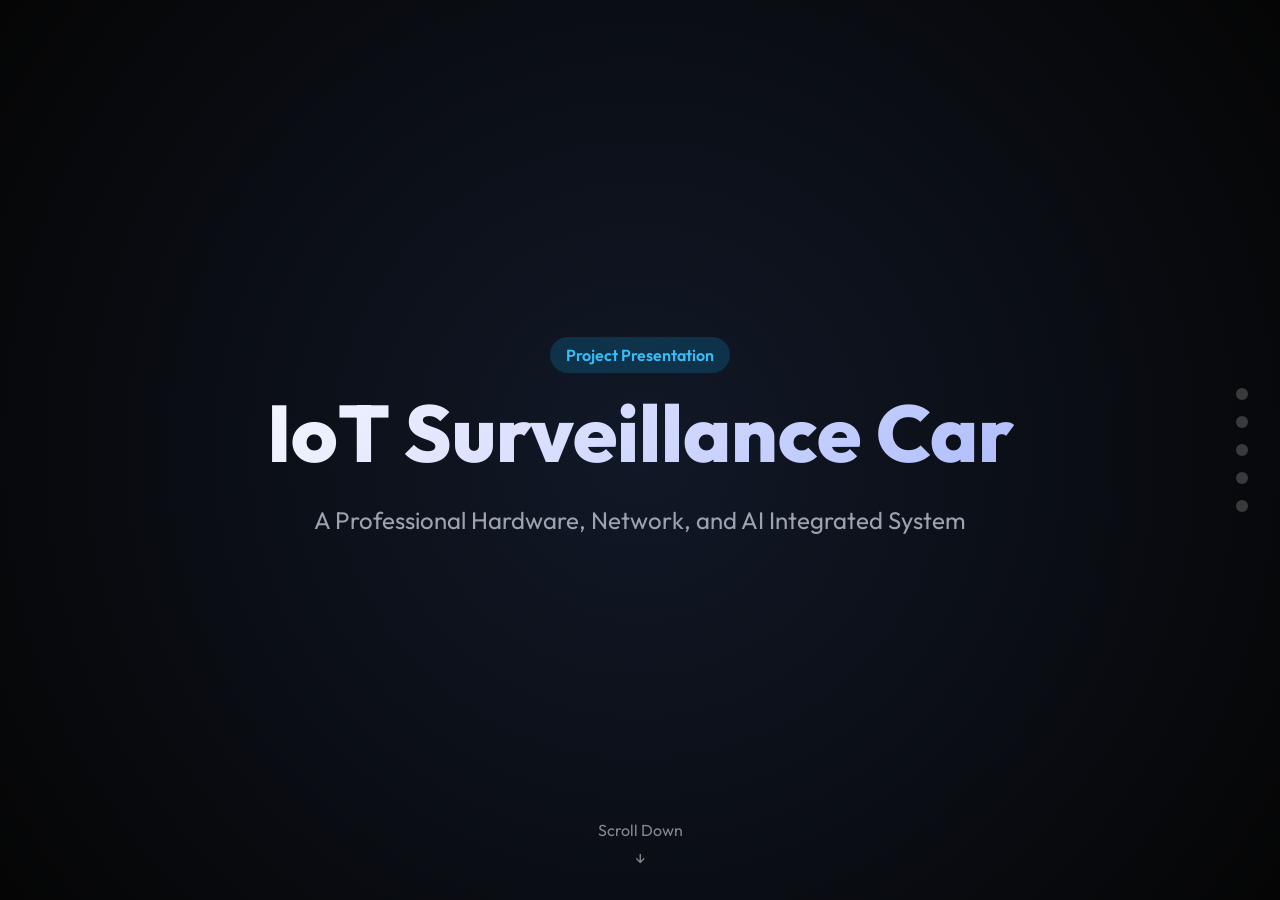
<file: presentation.html>
<!DOCTYPE html>
<html lang="en">
<head>
    <meta charset="UTF-8">
    <meta name="viewport" content="width=device-width, initial-scale=1.0">
    <title>Surveillance Car - Presentation</title>
    <style>
        @import url('https://fonts.googleapis.com/css2?family=Outfit:wght@300;400;600;800&family=Roboto+Mono&display=swap');

        :root {
            --bg-color: #050505;
            --text-main: #f3f4f6;
            --accent: #0ea5e9;
            --accent-glow: rgba(14, 165, 233, 0.4);
            --secondary: #8b5cf6;
        }

        * {
            margin: 0;
            padding: 0;
            box-sizing: border-box;
        }

        body {
            font-family: 'Outfit', sans-serif;
            background-color: var(--bg-color);
            color: var(--text-main);
            overflow: hidden; /* Slide behavior */
        }

        /* Slide Container */
        .slider-container {
            width: 100vw;
            height: 100vh;
            overflow-y: scroll;
            scroll-snap-type: y mandatory;
            scroll-behavior: smooth;
        }

        /* Individual Slide */
        .slide {
            width: 100vw;
            height: 100vh;
            scroll-snap-align: start;
            display: flex;
            flex-direction: column;
            justify-content: center;
            align-items: center;
            padding: 4rem;
            position: relative;
        }

        .slide-content {
            max-width: 1000px;
            width: 100%;
            z-index: 2;
        }

        /* Slide Backgrounds */
        .bg-gradient-1 { background: radial-gradient(circle at center, #111827 0%, #050505 100%); }
        .bg-gradient-2 { background: radial-gradient(circle at top right, rgba(14, 165, 233, 0.15) 0%, #050505 70%); }
        .bg-gradient-3 { background: radial-gradient(circle at bottom left, rgba(139, 92, 246, 0.15) 0%, #050505 70%); }

        /* Typography */
        h1 {
            font-size: 5rem;
            font-weight: 800;
            line-height: 1.1;
            margin-bottom: 1.5rem;
            background: linear-gradient(135deg, #fff 0%, #a5b4fc 100%);
            -webkit-background-clip: text;
            -webkit-text-fill-color: transparent;
        }

        h2 {
            font-size: 3.5rem;
            font-weight: 600;
            margin-bottom: 2rem;
            color: #fff;
        }

        h3 {
            font-size: 2rem;
            font-weight: 400;
            margin-bottom: 1rem;
            color: var(--accent);
        }

        p {
            font-size: 1.5rem;
            line-height: 1.6;
            color: #9ca3af;
            margin-bottom: 1.5rem;
        }

        .highlight {
            color: var(--accent);
            font-weight: 600;
        }

        /* Grid Layouts */
        .grid-2 {
            display: grid;
            grid-template-columns: 1fr 1fr;
            gap: 4rem;
            align-items: center;
        }

        /* Feature Cards */
        .feature-grid {
            display: grid;
            grid-template-columns: repeat(3, 1fr);
            gap: 2rem;
            margin-top: 3rem;
        }

        .card {
            background: rgba(255, 255, 255, 0.03);
            border: 1px solid rgba(255, 255, 255, 0.1);
            padding: 2rem;
            border-radius: 1rem;
            backdrop-filter: blur(10px);
            transition: transform 0.3s ease;
        }

        .card:hover {
            transform: translateY(-10px);
            border-color: var(--accent);
            box-shadow: 0 10px 30px var(--accent-glow);
        }

        .card h4 {
            font-size: 1.5rem;
            color: #fff;
            margin-bottom: 1rem;
        }

        .card p {
            font-size: 1.1rem;
            margin-bottom: 0;
        }

        /* Code Block */
        .code-block {
            background: #111827;
            padding: 1.5rem;
            border-radius: 0.5rem;
            font-family: 'Roboto Mono', monospace;
            font-size: 1.1rem;
            color: #a78bfa;
            border: 1px solid rgba(255,255,255,0.1);
        }

        /* Navigation Hint */
        .scroll-hint {
            position: absolute;
            bottom: 2rem;
            left: 50%;
            transform: translateX(-50%);
            animation: bounce 2s infinite;
            color: rgba(255,255,255,0.5);
            font-size: 1rem;
            display: flex;
            flex-direction: column;
            align-items: center;
            gap: 0.5rem;
        }

        @keyframes bounce {
            0%, 20%, 50%, 80%, 100% { transform: translateY(0) translateX(-50%); }
            40% { transform: translateY(-10px) translateX(-50%); }
            60% { transform: translateY(-5px) translateX(-50%); }
        }

        /* Progress Dots */
        .progress-dots {
            position: fixed;
            right: 2rem;
            top: 50%;
            transform: translateY(-50%);
            display: flex;
            flex-direction: column;
            gap: 1rem;
            z-index: 10;
        }

        .dot {
            width: 12px;
            height: 12px;
            border-radius: 50%;
            background: rgba(255,255,255,0.2);
            transition: all 0.3s ease;
        }

        /* Active dot class (would normally be toggled by JS, but keeping it simple here) */
        .slider-container { scroll-behavior: smooth; }
        
        /* Badges */
        .badge {
            display: inline-block;
            padding: 0.5rem 1rem;
            border-radius: 2rem;
            font-size: 1rem;
            font-weight: 600;
            background: rgba(14, 165, 233, 0.2);
            color: #38bdf8;
            margin-bottom: 1rem;
        }

    </style>
</head>
<body>

    <div class="progress-dots">
        <a href="#slide1" class="dot"></a>
        <a href="#slide2" class="dot"></a>
        <a href="#slide3" class="dot"></a>
        <a href="#slide4" class="dot"></a>
        <a href="#slide5" class="dot"></a>
    </div>

    <div class="slider-container">
        
        <!-- Slide 1: Title -->
        <section id="slide1" class="slide bg-gradient-1">
            <div class="slide-content" style="text-align: center;">
                <span class="badge">Project Presentation</span>
                <h1>IoT Surveillance Car</h1>
                <p>A Professional Hardware, Network, and AI Integrated System</p>
            </div>
            <div class="scroll-hint">
                <span>Scroll Down</span>
                <span>↓</span>
            </div>
        </section>

        <!-- Slide 2: Overview -->
        <section id="slide2" class="slide bg-gradient-2">
            <div class="slide-content">
                <h2>Project Overview</h2>
                <div class="grid-2">
                    <div>
                        <p>The IoT Surveillance Car is a highly modular, secure, and responsive robotics platform powered by a <span class="highlight">Raspberry Pi</span>.</p>
                        <p>It acts as a physical security node capable of remote piloting, live audio/video streaming, and autonomous safety responses.</p>
                    </div>
                    <div>
                        <div class="code-block">
                            // Current Status<br>
                            Phase_1: {<br>
                            &nbsp;&nbsp;Hardware: "Complete",<br>
                            &nbsp;&nbsp;Network: "Complete",<br>
                            &nbsp;&nbsp;Dashboard: "Complete"<br>
                            }<br>
                            Phase_2: "In Progress"
                        </div>
                    </div>
                </div>
            </div>
        </section>

        <!-- Slide 3: Architecture -->
        <section id="slide3" class="slide bg-gradient-3">
            <div class="slide-content">
                <h2>System Architecture</h2>
                <p>Built on a decoupled, thread-safe architecture.</p>
                <div class="feature-grid">
                    <div class="card">
                        <h4>Hardware Abstraction</h4>
                        <p>36 independent modules managing GPIO, PWM, Motors (L298N), and Pan/Tilt Servos via a centralized Singleton Manager.</p>
                    </div>
                    <div class="card">
                        <h4>Dual Networking</h4>
                        <p>MQTT handles low-bandwidth telemetry and control, while WebSockets broadcast high-performance 30FPS JPEG frames.</p>
                    </div>
                    <div class="card">
                        <h4>Safety Layer</h4>
                        <p>Multi-trigger emergency stops, watchdog heartbeats, and continuous ultrasonic obstacle filtering.</p>
                    </div>
                </div>
            </div>
        </section>

        <!-- Slide 4: Web Dashboard -->
        <section id="slide4" class="slide bg-gradient-2">
            <div class="slide-content">
                <h2>The Web Dashboard</h2>
                <div class="grid-2">
                    <div>
                        <h3>Zero-Install Control</h3>
                        <p>A fully responsive HTML5 interface requiring no backend server. Simply open in any browser.</p>
                        <ul>
                            <li style="color:#9ca3af; font-size: 1.2rem; margin-bottom: 0.5rem;">Live 640x480 Video Feed</li>
                            <li style="color:#9ca3af; font-size: 1.2rem; margin-bottom: 0.5rem;">Keyboard & D-Pad telemetry</li>
                            <li style="color:#9ca3af; font-size: 1.2rem; margin-bottom: 0.5rem;">Dynamic LED Effects Control</li>
                            <li style="color:#9ca3af; font-size: 1.2rem; margin-bottom: 0.5rem;">Real-time Ultrasonic Gauges</li>
                        </ul>
                    </div>
                    <div class="card" style="border-color: var(--accent); box-shadow: 0 0 40px var(--accent-glow);">
                        <div style="width:100%; height:200px; background:rgba(0,0,0,0.5); border-radius:0.5rem; display:flex; align-items:center; justify-content:center; color:#fff;">
                            [ Dashboard Interface Concept ]
                        </div>
                    </div>
                </div>
            </div>
        </section>

        <!-- Slide 5: The Future (Phase 2) -->
        <section id="slide5" class="slide bg-gradient-1">
            <div class="slide-content" style="text-align: center;">
                <h2>Phase 2: AI Vision Integration</h2>
                <p style="max-width: 800px; margin: 0 auto 3rem auto;">
                    Transitioning from remote piloting to semi-autonomous tracking. Incorporating MediaPipe BlazeFace and dlib for real-time facial recognition and PID servo tracking across 3 CPU cores.
                </p>
                <div style="display:inline-block; padding: 1rem 3rem; background: var(--accent); color: #fff; font-size: 1.5rem; font-weight: 600; border-radius: 3rem; box-shadow: 0 10px 20px var(--accent-glow);">
                    Testing Phase Commencing
                </div>
            </div>
        </section>

    </div>

</body>
</html>
</file>
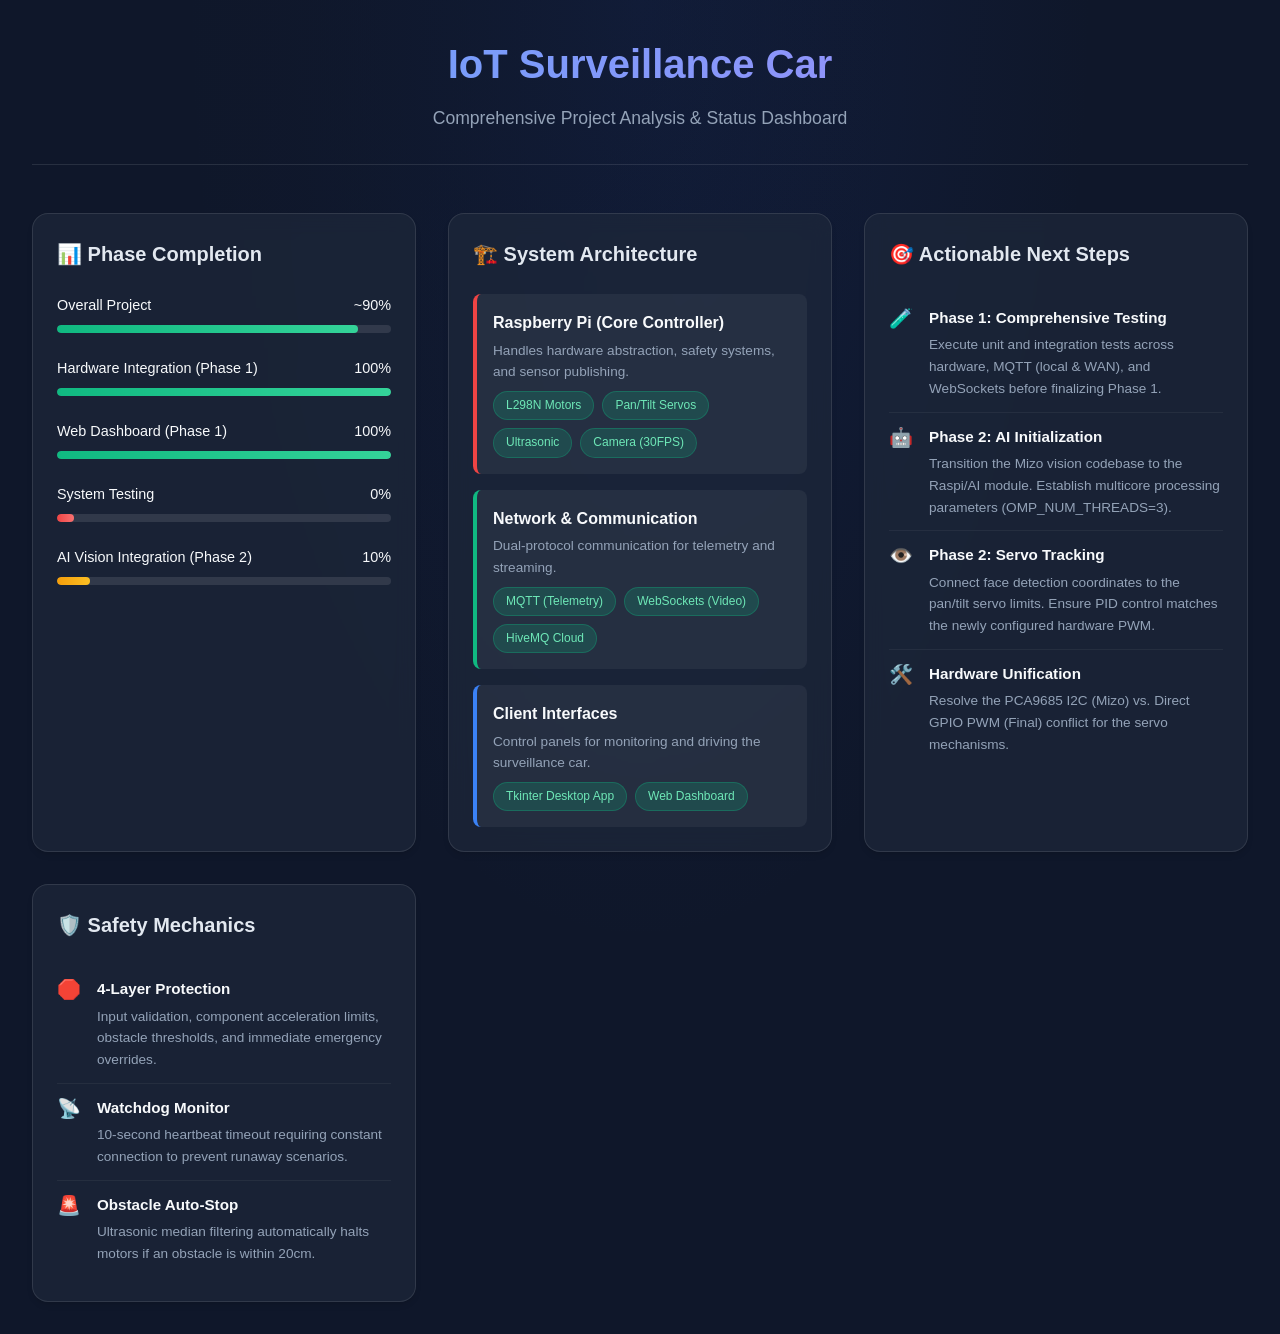
<file: project_analysis.html>
<!DOCTYPE html>
<html lang="en">
<head>
    <meta charset="UTF-8">
    <meta name="viewport" content="width=device-width, initial-scale=1.0">
    <title>Surveillance Car - Project Analysis</title>
    <style>
        :root {
            --bg-color: #0f172a;
            --panel-bg: rgba(30, 41, 59, 0.7);
            --text-main: #f8fafc;
            --text-muted: #94a3b8;
            --accent: #3b82f6;
            --accent-glow: rgba(59, 130, 246, 0.5);
            --success: #10b981;
            --warning: #f59e0b;
            --danger: #ef4444;
        }

        * {
            box-sizing: border-box;
            margin: 0;
            padding: 0;
            font-family: 'Inter', -apple-system, BlinkMacSystemFont, "Segoe UI", Roboto, sans-serif;
        }

        body {
            background-color: var(--bg-color);
            background-image: 
                radial-gradient(at 0% 0%, rgba(15, 23, 42, 1) 0, transparent 50%), 
                radial-gradient(at 50% 0%, rgba(30, 58, 138, 0.2) 0, transparent 50%), 
                radial-gradient(at 100% 0%, rgba(15, 23, 42, 1) 0, transparent 50%);
            color: var(--text-main);
            min-height: 100vh;
            padding: 2rem;
            line-height: 1.6;
        }

        header {
            text-align: center;
            margin-bottom: 3rem;
            padding-bottom: 2rem;
            border-bottom: 1px solid rgba(255,255,255,0.1);
        }

        h1 {
            font-size: 2.5rem;
            margin-bottom: 0.5rem;
            background: linear-gradient(to right, #60a5fa, #a78bfa);
            -webkit-background-clip: text;
            -webkit-text-fill-color: transparent;
        }

        .subtitle {
            color: var(--text-muted);
            font-size: 1.1rem;
        }

        .dashboard-grid {
            display: grid;
            grid-template-columns: repeat(auto-fit, minmax(350px, 1fr));
            gap: 2rem;
            max-width: 1400px;
            margin: 0 auto;
        }

        .panel {
            background: var(--panel-bg);
            backdrop-filter: blur(10px);
            border: 1px solid rgba(255,255,255,0.1);
            border-radius: 1rem;
            padding: 1.5rem;
            box-shadow: 0 4px 6px -1px rgba(0,0,0,0.1), 0 2px 4px -1px rgba(0,0,0,0.06);
            transition: transform 0.2s ease, box-shadow 0.2s ease;
        }

        .panel:hover {
            transform: translateY(-5px);
            box-shadow: 0 10px 15px -3px rgba(0,0,0,0.2), 0 0 15px var(--accent-glow);
        }

        .panel h2 {
            font-size: 1.25rem;
            margin-bottom: 1.5rem;
            display: flex;
            align-items: center;
            gap: 0.5rem;
            color: #e2e8f0;
        }

        /* Progress Bars */
        .progress-group {
            margin-bottom: 1.5rem;
        }

        .progress-header {
            display: flex;
            justify-content: space-between;
            margin-bottom: 0.5rem;
            font-size: 0.9rem;
            font-weight: 500;
        }

        .progress-bar-bg {
            background: rgba(255,255,255,0.1);
            height: 8px;
            border-radius: 4px;
            overflow: hidden;
        }

        .progress-bar-fill {
            height: 100%;
            border-radius: 4px;
            background: linear-gradient(90deg, var(--accent), #818cf8);
            transition: width 1s ease-out;
        }

        .fill-success { background: linear-gradient(90deg, var(--success), #34d399); }
        .fill-warning { background: linear-gradient(90deg, var(--warning), #fbbf24); }
        .fill-danger { background: linear-gradient(90deg, var(--danger), #f87171); }

        /* Architecture Map */
        .arch-map {
            display: flex;
            flex-direction: column;
            gap: 1rem;
        }

        .arch-node {
            background: rgba(255,255,255,0.05);
            padding: 1rem;
            border-radius: 0.5rem;
            border-left: 4px solid var(--accent);
        }

        .arch-node.pi { border-left-color: #ef4444; }
        .arch-node.laptop { border-left-color: #3b82f6; }
        .arch-node.cloud { border-left-color: #10b981; }

        .arch-node h3 {
            font-size: 1rem;
            margin-bottom: 0.25rem;
        }

        .arch-node p {
            font-size: 0.85rem;
            color: var(--text-muted);
        }

        /* Tags */
        .tags {
            display: flex;
            flex-wrap: wrap;
            gap: 0.5rem;
            margin-top: 0.5rem;
        }

        .tag {
            font-size: 0.75rem;
            padding: 0.25rem 0.75rem;
            border-radius: 999px;
            background: rgba(59, 130, 246, 0.2);
            color: #93c5fd;
            border: 1px solid rgba(59, 130, 246, 0.3);
        }

        .tag.done { background: rgba(16, 185, 129, 0.2); color: #6ee7b7; border-color: rgba(16, 185, 129, 0.3); }
        .tag.pending { background: rgba(245, 158, 11, 0.2); color: #fcd34d; border-color: rgba(245, 158, 11, 0.3); }

        /* Task List */
        .task-list {
            list-style: none;
        }

        .task-item {
            display: flex;
            align-items: flex-start;
            gap: 1rem;
            padding: 0.75rem 0;
            border-bottom: 1px solid rgba(255,255,255,0.05);
        }

        .task-item:last-child {
            border-bottom: none;
        }

        .task-icon {
            font-size: 1.2rem;
            margin-top: -2px;
        }

        .task-content h4 {
            font-size: 0.95rem;
            margin-bottom: 0.25rem;
        }

        .task-content p {
            font-size: 0.85rem;
            color: var(--text-muted);
        }

        /* Responsive */
        @media (max-width: 768px) {
            .dashboard-grid {
                grid-template-columns: 1fr;
            }
        }
    </style>
</head>
<body>

    <header>
        <h1>IoT Surveillance Car</h1>
        <div class="subtitle">Comprehensive Project Analysis & Status Dashboard</div>
    </header>

    <div class="dashboard-grid">
        
        <!-- Completion Status -->
        <div class="panel">
            <h2>📊 Phase Completion</h2>
            
            <div class="progress-group">
                <div class="progress-header">
                    <span>Overall Project</span>
                    <span>~90%</span>
                </div>
                <div class="progress-bar-bg">
                    <div class="progress-bar-fill fill-success" style="width: 90%;"></div>
                </div>
            </div>

            <div class="progress-group">
                <div class="progress-header">
                    <span>Hardware Integration (Phase 1)</span>
                    <span>100%</span>
                </div>
                <div class="progress-bar-bg">
                    <div class="progress-bar-fill fill-success" style="width: 100%;"></div>
                </div>
            </div>

            <div class="progress-group">
                <div class="progress-header">
                    <span>Web Dashboard (Phase 1)</span>
                    <span>100%</span>
                </div>
                <div class="progress-bar-bg">
                    <div class="progress-bar-fill fill-success" style="width: 100%;"></div>
                </div>
            </div>

            <div class="progress-group">
                <div class="progress-header">
                    <span>System Testing</span>
                    <span>0%</span>
                </div>
                <div class="progress-bar-bg">
                    <div class="progress-bar-fill fill-danger" style="width: 5%;"></div>
                </div>
            </div>

            <div class="progress-group">
                <div class="progress-header">
                    <span>AI Vision Integration (Phase 2)</span>
                    <span>10%</span>
                </div>
                <div class="progress-bar-bg">
                    <div class="progress-bar-fill fill-warning" style="width: 10%;"></div>
                </div>
            </div>
        </div>

        <!-- Architecture Overview -->
        <div class="panel">
            <h2>🏗️ System Architecture</h2>
            <div class="arch-map">
                <div class="arch-node pi">
                    <h3>Raspberry Pi (Core Controller)</h3>
                    <p>Handles hardware abstraction, safety systems, and sensor publishing.</p>
                    <div class="tags">
                        <span class="tag done">L298N Motors</span>
                        <span class="tag done">Pan/Tilt Servos</span>
                        <span class="tag done">Ultrasonic</span>
                        <span class="tag done">Camera (30FPS)</span>
                    </div>
                </div>
                
                <div class="arch-node cloud">
                    <h3>Network & Communication</h3>
                    <p>Dual-protocol communication for telemetry and streaming.</p>
                    <div class="tags">
                        <span class="tag done">MQTT (Telemetry)</span>
                        <span class="tag done">WebSockets (Video)</span>
                        <span class="tag done">HiveMQ Cloud</span>
                    </div>
                </div>

                <div class="arch-node laptop">
                    <h3>Client Interfaces</h3>
                    <p>Control panels for monitoring and driving the surveillance car.</p>
                    <div class="tags">
                        <span class="tag done">Tkinter Desktop App</span>
                        <span class="tag done">Web Dashboard</span>
                    </div>
                </div>
            </div>
        </div>

        <!-- Next Steps -->
        <div class="panel">
            <h2>🎯 Actionable Next Steps</h2>
            <ul class="task-list">
                <li class="task-item">
                    <div class="task-icon">🧪</div>
                    <div class="task-content">
                        <h4>Phase 1: Comprehensive Testing</h4>
                        <p>Execute unit and integration tests across hardware, MQTT (local & WAN), and WebSockets before finalizing Phase 1.</p>
                    </div>
                </li>
                <li class="task-item">
                    <div class="task-icon">🤖</div>
                    <div class="task-content">
                        <h4>Phase 2: AI Initialization</h4>
                        <p>Transition the Mizo vision codebase to the Raspi/AI module. Establish multicore processing parameters (OMP_NUM_THREADS=3).</p>
                    </div>
                </li>
                <li class="task-item">
                    <div class="task-icon">👁️</div>
                    <div class="task-content">
                        <h4>Phase 2: Servo Tracking</h4>
                        <p>Connect face detection coordinates to the pan/tilt servo limits. Ensure PID control matches the newly configured hardware PWM.</p>
                    </div>
                </li>
                <li class="task-item">
                    <div class="task-icon">🛠️</div>
                    <div class="task-content">
                        <h4>Hardware Unification</h4>
                        <p>Resolve the PCA9685 I2C (Mizo) vs. Direct GPIO PWM (Final) conflict for the servo mechanisms.</p>
                    </div>
                </li>
            </ul>
        </div>

        <!-- Safety Systems -->
        <div class="panel">
            <h2>🛡️ Safety Mechanics</h2>
            <ul class="task-list">
                <li class="task-item">
                    <div class="task-icon">🛑</div>
                    <div class="task-content">
                        <h4>4-Layer Protection</h4>
                        <p>Input validation, component acceleration limits, obstacle thresholds, and immediate emergency overrides.</p>
                    </div>
                </li>
                <li class="task-item">
                    <div class="task-icon">📡</div>
                    <div class="task-content">
                        <h4>Watchdog Monitor</h4>
                        <p>10-second heartbeat timeout requiring constant connection to prevent runaway scenarios.</p>
                    </div>
                </li>
                <li class="task-item">
                    <div class="task-icon">🚨</div>
                    <div class="task-content">
                        <h4>Obstacle Auto-Stop</h4>
                        <p>Ultrasonic median filtering automatically halts motors if an obstacle is within 20cm.</p>
                    </div>
                </li>
            </ul>
        </div>

    </div>

</body>
</html>
</file>
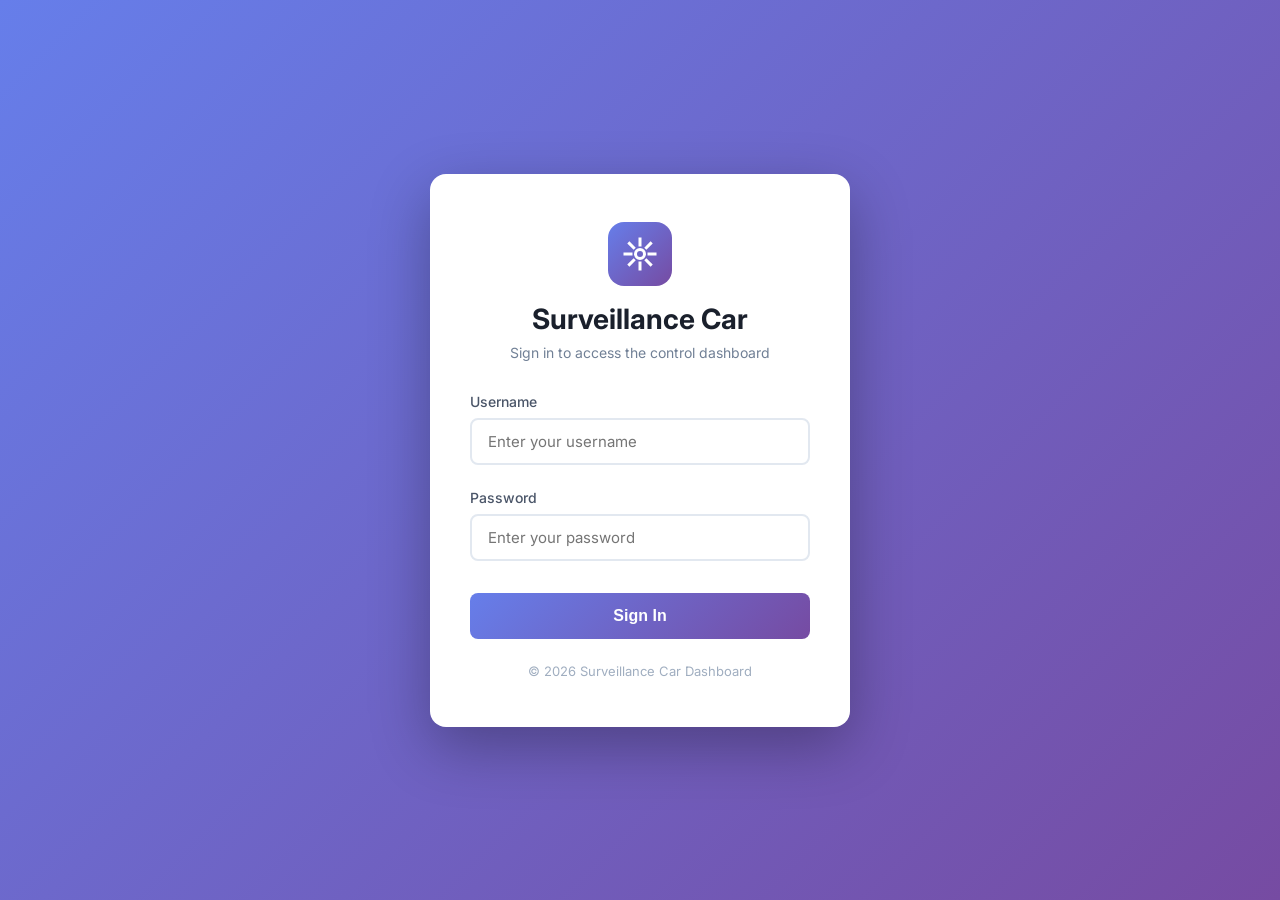
<file: Dashboard/index_backup.html>
<!DOCTYPE html>
<html lang="en">
<head>
  <meta charset="UTF-8" />
  <meta name="viewport" content="width=device-width, initial-scale=1.0" />
  <title>Surveillance Car — Control Dashboard</title>
  <script>
    // Authentication check
    if (sessionStorage.getItem('authenticated') !== 'true') {
      window.location.href = 'login.html';
    }
  </script>
  <link rel="preconnect" href="https://fonts.googleapis.com" />
  <link href="https://fonts.googleapis.com/css2?family=Inter:wght@300;400;500;600;700&family=JetBrains+Mono:wght@400;500&display=swap" rel="stylesheet" />
  <link rel="stylesheet" href="dashboard.css" />
</head>
<body>

  <!-- ── TOP BAR ─────────────────────────────────────────────────── -->
  <header class="topbar">
    <div class="topbar-brand">
      <svg class="brand-icon" viewBox="0 0 24 24" fill="none" stroke="currentColor" stroke-width="2">
        <circle cx="12" cy="12" r="3"/>
        <path d="M12 1v4M12 19v4M4.22 4.22l2.83 2.83M16.95 16.95l2.83 2.83M1 12h4M19 12h4M4.22 19.78l2.83-2.83M16.95 7.05l2.83-2.83"/>
      </svg>
      <span class="brand-name">SURVEILLANCE<span class="brand-accent"> CAR</span></span>
    </div>

    <div class="topbar-status">
      <div class="status-pill" id="connectionPill">
        <span class="status-dot" id="statusDot"></span>
        <span id="statusText">Disconnected</span>
      </div>
      <div class="fps-badge" id="fpsBadge">-- FPS</div>
      <div class="uptime-badge" id="uptimeBadge">Uptime: --</div>
    </div>

    <div class="topbar-connect">
      <input id="piIpInput" type="text" placeholder="192.168.1.xx" value="192.168.1.100" spellcheck="false" />
      <button id="connectBtn" class="btn btn-primary">Connect</button>
    </div>
  </header>

  <!-- ── MAIN LAYOUT ─────────────────────────────────────────────── -->
  <main class="layout">

    <!-- LEFT COLUMN: VIDEO + ALERTS -->
    <section class="col-left">

      <!-- Video Feed -->
      <div class="card video-card">
        <div class="card-header">
          <span class="card-title">
            <svg viewBox="0 0 24 24" fill="none" stroke="currentColor" stroke-width="2"><path d="M23 7l-7 5 7 5V7z"/><rect x="1" y="5" width="15" height="14" rx="2"/></svg>
            Live Feed
          </span>
          <span class="stream-quality" id="streamQuality">640 × 480</span>
        </div>
        <div class="video-wrapper">
          <canvas id="videoCanvas" width="640" height="480"></canvas>
          <div class="video-overlay" id="videoOverlay">
            <div class="offline-icon">
              <svg viewBox="0 0 24 24" fill="none" stroke="currentColor" stroke-width="1.5"><path d="M23 7l-7 5 7 5V7z"/><rect x="1" y="5" width="15" height="14" rx="2"/><line x1="3" y1="3" x2="21" y2="21"/></svg>
            </div>
            <p>Stream offline</p>
            <p class="overlay-sub">Connect to Raspberry Pi to start</p>
          </div>
        </div>
      </div>

      <!-- Emergency + Quick Status -->
      <div class="card emergency-card">
        <button id="emergencyBtn" class="emergency-btn">
          <svg viewBox="0 0 24 24" fill="none" stroke="currentColor" stroke-width="2.5"><path d="M10.29 3.86L1.82 18a2 2 0 001.71 3h16.94a2 2 0 001.71-3L13.71 3.86a2 2 0 00-3.42 0z"/><line x1="12" y1="9" x2="12" y2="13"/><line x1="12" y1="17" x2="12.01" y2="17"/></svg>
          EMERGENCY STOP
        </button>
        <button id="resetEmergencyBtn" class="btn btn-outline reset-btn">Reset Emergency</button>
      </div>

      <!-- Event Log -->
      <div class="card log-card">
        <div class="card-header">
          <span class="card-title">
            <svg viewBox="0 0 24 24" fill="none" stroke="currentColor" stroke-width="2"><path d="M14 2H6a2 2 0 00-2 2v16a2 2 0 002 2h12a2 2 0 002-2V8z"/><polyline points="14 2 14 8 20 8"/><line x1="16" y1="13" x2="8" y2="13"/><line x1="16" y1="17" x2="8" y2="17"/><polyline points="10 9 9 9 8 9"/></svg>
            Event Log
          </span>
          <button id="clearLogBtn" class="btn-ghost">Clear</button>
        </div>
        <div class="log-scroll" id="eventLog">
          <div class="log-entry log-info">System ready. Enter Pi IP and connect.</div>
        </div>
      </div>

    </section>

    <!-- RIGHT COLUMN: CONTROLS -->
    <section class="col-right">

      <!-- AI Mode Control -->
      <div class="card ai-card">
        <div class="card-header">
          <span class="card-title">
            <svg viewBox="0 0 24 24" fill="none" stroke="currentColor" stroke-width="2"><path d="M12 2L2 7l10 5 10-5-10-5z"/><path d="M2 17l10 5 10-5"/><path d="M2 12l10 5 10-5"/></svg>
            Control Mode
          </span>
          <span class="status-badge badge-ok" id="modeBadge">MANUAL</span>
        </div>

        <div class="mode-switch">
          <button class="mode-switch-btn active" id="modeManualBtn">
            <svg viewBox="0 0 24 24" fill="none" stroke="currentColor" stroke-width="2"><path d="M12 2v20M17 5H9.5a3.5 3.5 0 000 7h5a3.5 3.5 0 010 7H6"/></svg>
            Manual Control
          </button>
          <button class="mode-switch-btn" id="modeAIBtn">
            <svg viewBox="0 0 24 24" fill="none" stroke="currentColor" stroke-width="2"><circle cx="12" cy="12" r="3"/><path d="M12 1v6M12 17v6M4.22 4.22l4.24 4.24M15.54 15.54l4.24 4.24M1 12h6M17 12h6M4.22 19.78l4.24-4.24M15.54 8.46l4.24-4.24"/></svg>
            AI Follow
          </button>
        </div>

        <div class="ai-status-grid">
          <div class="ai-status-item">
            <span class="ai-status-label">Tracking</span>
            <span class="status-badge" id="aiTrackingBadge">None</span>
          </div>
          <div class="ai-status-item">
            <span class="ai-status-label">Confidence</span>
            <span class="status-badge" id="aiConfidenceBadge">--</span>
          </div>
          <div class="ai-status-item">
            <span class="ai-status-label">Action</span>
            <span class="status-badge" id="aiActionBadge">idle</span>
          </div>
          <div class="ai-status-item">
            <span class="ai-status-label">Detection</span>
            <div class="detection-indicators">
              <span class="detection-indicator" id="aiFaceIndicator" title="Face">👤</span>
              <span class="detection-indicator" id="aiBodyIndicator" title="Body">🚶</span>
            </div>
          </div>
        </div>
      </div>

      <!-- Movement Control -->
      <div class="card control-card">
        <div class="card-header">
          <span class="card-title">
            <svg viewBox="0 0 24 24" fill="none" stroke="currentColor" stroke-width="2"><circle cx="12" cy="12" r="10"/><polyline points="8 12 12 8 16 12"/><line x1="12" y1="16" x2="12" y2="8"/></svg>
            Movement
          </span>
          <div class="mode-tabs">
            <button class="mode-tab active" id="modeMotor" title="Arrow keys → Motor">Motor</button>
            <button class="mode-tab" id="modeServo" title="Arrow keys → Servo">Servo</button>
          </div>
        </div>

        <div class="dpad-area">
          <div class="dpad">
            <div class="dpad-row">
              <button class="dpad-btn dpad-up" id="btnUp" data-dir="up" title="W">
                <span style="font-size: 1.2rem; font-weight: bold;">W</span>
              </button>
            </div>
            <div class="dpad-row">
              <button class="dpad-btn dpad-left" id="btnLeft" data-dir="left" title="A">
                <span style="font-size: 1.2rem; font-weight: bold;">A</span>
              </button>
              <button class="dpad-btn dpad-center" id="btnStop" title="Stop / Center">
                <span style="font-size: 1.2rem; font-weight: bold;">■</span>
              </button>
              <button class="dpad-btn dpad-right" id="btnRight" data-dir="right" title="D">
                <span style="font-size: 1.2rem; font-weight: bold;">D</span>
              </button>
            </div>
            <div class="dpad-row">
              <button class="dpad-btn dpad-down" id="btnDown" data-dir="down" title="S">
                <span style="font-size: 1.2rem; font-weight: bold;">S</span>
              </button>
            </div>
          </div>

          <div class="mode-hint" id="modeHint">
            <kbd>W A S D</kbd> Motor &nbsp;|&nbsp; <kbd>↑ ↓ ← →</kbd> Servo
          </div>
        </div>
      </div>

      <!-- Servo Control -->
      <div class="card servo-card">
        <div class="card-header">
          <span class="card-title">
            <svg viewBox="0 0 24 24" fill="none" stroke="currentColor" stroke-width="2"><circle cx="12" cy="12" r="3"/><path d="M19.07 4.93a10 10 0 010 14.14M4.93 4.93a10 10 0 000 14.14"/></svg>
            Camera Servo
          </span>
          <button id="centerServoBtn" class="btn btn-outline btn-sm">Center</button>
        </div>

        <!-- Pan/Tilt visual -->
        <div class="servo-visual">
          <div class="crosshair-wrap">
            <div class="crosshair-bg">
              <div class="crosshair-dot" id="crosshairDot"></div>
              <div class="crosshair-h"></div>
              <div class="crosshair-v"></div>
            </div>
            <div class="servo-labels">
              <span id="panLabel">Pan: 0°</span>
              <span id="tiltLabel">Tilt: 0°</span>
            </div>
          </div>
        </div>

        <!-- Pan Slider -->
        <div class="slider-row">
          <label class="slider-label">Pan</label>
          <input type="range" id="panSlider" min="0" max="180" value="90" class="slider slider-servo" />
          <span class="slider-val" id="panVal">90°</span>
        </div>
        <!-- Tilt Slider -->
        <div class="slider-row">
          <label class="slider-label">Tilt</label>
          <input type="range" id="tiltSlider" min="0" max="180" value="90" class="slider slider-servo" />
          <span class="slider-val" id="tiltVal">90°</span>
        </div>
      </div>

      <!-- Sensor Panel -->
      <div class="card sensor-card">
        <div class="card-header">
          <span class="card-title">
            <svg viewBox="0 0 24 24" fill="none" stroke="currentColor" stroke-width="2"><path d="M22 12h-4l-3 9L9 3l-3 9H2"/></svg>
            Sensors
          </span>
          <span class="sensor-rate">10 Hz</span>
        </div>

        <div class="sensor-grid">
          <!-- Ultrasonic gauge -->
          <div class="sensor-item">
            <div class="gauge-wrap">
              <svg class="gauge-svg" viewBox="0 0 120 70">
                <path class="gauge-track" d="M10 65 A55 55 0 0 1 110 65" stroke-width="10" fill="none"/>
                <path class="gauge-fill" id="gaugeFill" d="M10 65 A55 55 0 0 1 110 65" stroke-width="10" fill="none"
                      stroke-dasharray="173" stroke-dashoffset="173"/>
              </svg>
              <div class="gauge-value-wrap">
                <span class="gauge-val" id="distanceVal">--</span>
                <span class="gauge-unit">cm</span>
              </div>
            </div>
            <div class="sensor-label">Ultrasonic Distance</div>
          </div>

          <!-- Status badges -->
          <div class="sensor-item status-badges">
            <div class="badge-row">
              <span class="badge-label">Motor</span>
              <span class="status-badge" id="motorBadge">--</span>
            </div>
            <div class="badge-row">
              <span class="badge-label">Servo Pan</span>
              <span class="status-badge" id="servoPanBadge">--</span>
            </div>
            <div class="badge-row">
              <span class="badge-label">Servo Tilt</span>
              <span class="status-badge" id="servoTiltBadge">--</span>
            </div>
            <div class="badge-row">
              <span class="badge-label">Emergency</span>
              <span class="status-badge badge-ok" id="emergencyBadge">OK</span>
            </div>
            <div class="badge-row">
              <span class="badge-label">Obstacle</span>
              <span class="status-badge badge-ok" id="obstacleBadge">Clear</span>
            </div>
          </div>
        </div>
      </div>

    </section>
  </main>

  <script src="https://cdnjs.cloudflare.com/ajax/libs/paho-mqtt/1.0.1/mqttws31.min.js" type="text/javascript"></script>
  <script src="dashboard.js"></script>
</body>
</html>
</file>
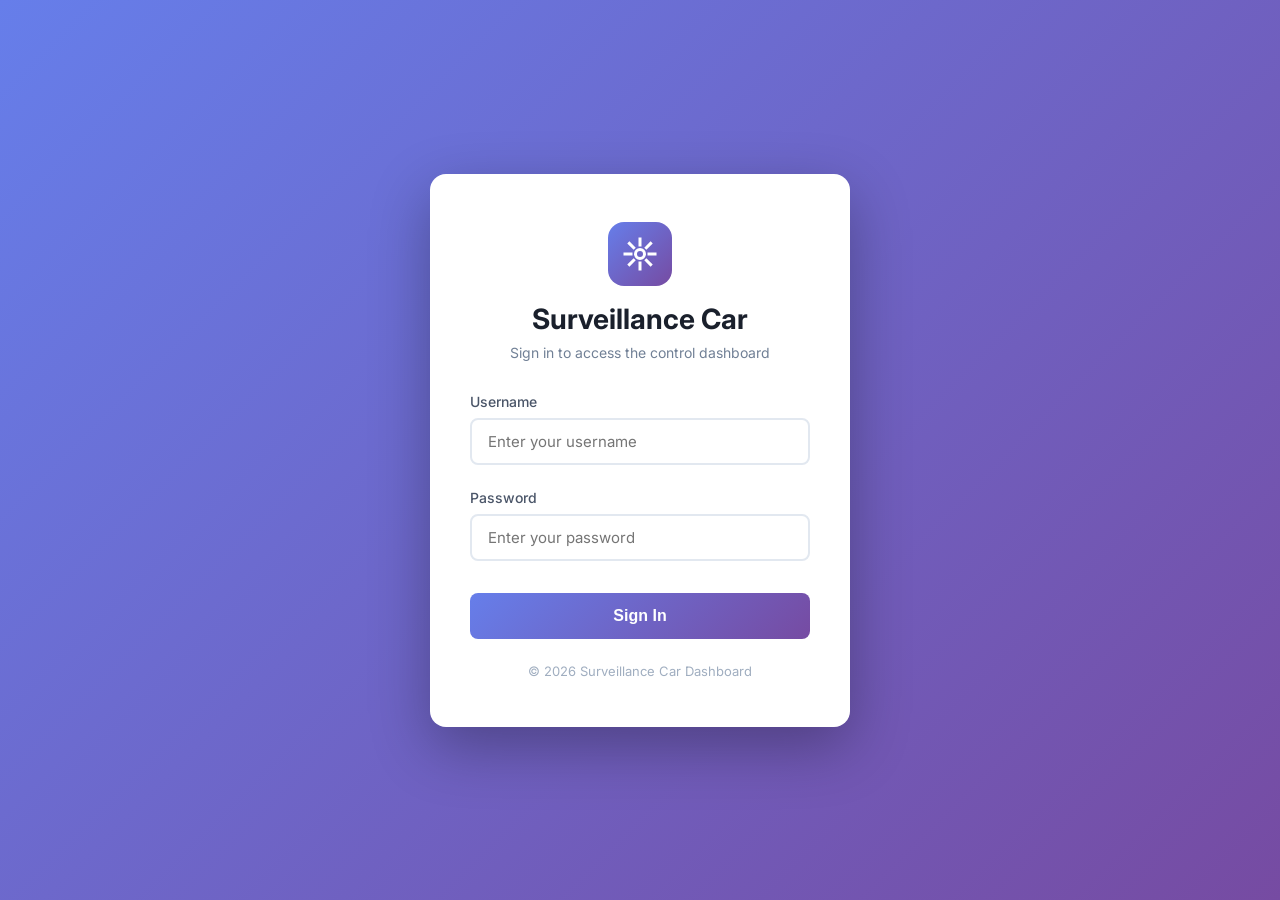
<file: Dashboard/login.html>
<!DOCTYPE html>
<html lang="en">
<head>
  <meta charset="UTF-8" />
  <meta name="viewport" content="width=device-width, initial-scale=1.0" />
  <title>Login — Surveillance Car</title>
  <link rel="preconnect" href="https://fonts.googleapis.com" />
  <link href="https://fonts.googleapis.com/css2?family=Inter:wght@300;400;500;600;700&display=swap" rel="stylesheet" />
  <style>
    * {
      margin: 0;
      padding: 0;
      box-sizing: border-box;
    }

    body {
      font-family: 'Inter', sans-serif;
      background: linear-gradient(135deg, #667eea 0%, #764ba2 100%);
      min-height: 100vh;
      display: flex;
      align-items: center;
      justify-content: center;
      padding: 20px;
    }

    .login-container {
      background: white;
      border-radius: 16px;
      box-shadow: 0 20px 60px rgba(0, 0, 0, 0.3);
      padding: 48px 40px;
      width: 100%;
      max-width: 420px;
      animation: slideUp 0.5s ease-out;
    }

    @keyframes slideUp {
      from {
        opacity: 0;
        transform: translateY(30px);
      }
      to {
        opacity: 1;
        transform: translateY(0);
      }
    }

    .login-header {
      text-align: center;
      margin-bottom: 32px;
    }

    .login-icon {
      width: 64px;
      height: 64px;
      margin: 0 auto 16px;
      background: linear-gradient(135deg, #667eea 0%, #764ba2 100%);
      border-radius: 16px;
      display: flex;
      align-items: center;
      justify-content: center;
    }

    .login-icon svg {
      width: 36px;
      height: 36px;
      stroke: white;
    }

    .login-title {
      font-size: 28px;
      font-weight: 700;
      color: #1a202c;
      margin-bottom: 8px;
    }

    .login-subtitle {
      font-size: 14px;
      color: #718096;
    }

    .form-group {
      margin-bottom: 24px;
    }

    .form-label {
      display: block;
      font-size: 14px;
      font-weight: 500;
      color: #4a5568;
      margin-bottom: 8px;
    }

    .form-input {
      width: 100%;
      padding: 12px 16px;
      font-size: 15px;
      border: 2px solid #e2e8f0;
      border-radius: 8px;
      transition: all 0.2s;
      font-family: 'Inter', sans-serif;
    }

    .form-input:focus {
      outline: none;
      border-color: #667eea;
      box-shadow: 0 0 0 3px rgba(102, 126, 234, 0.1);
    }

    .form-input.error {
      border-color: #f56565;
    }

    .error-message {
      color: #f56565;
      font-size: 13px;
      margin-top: 8px;
      display: none;
    }

    .error-message.show {
      display: block;
    }

    .login-btn {
      width: 100%;
      padding: 14px;
      font-size: 16px;
      font-weight: 600;
      color: white;
      background: linear-gradient(135deg, #667eea 0%, #764ba2 100%);
      border: none;
      border-radius: 8px;
      cursor: pointer;
      transition: transform 0.2s, box-shadow 0.2s;
      margin-top: 8px;
    }

    .login-btn:hover {
      transform: translateY(-2px);
      box-shadow: 0 8px 20px rgba(102, 126, 234, 0.4);
    }

    .login-btn:active {
      transform: translateY(0);
    }

    .login-btn:disabled {
      opacity: 0.6;
      cursor: not-allowed;
      transform: none;
    }

    .login-footer {
      text-align: center;
      margin-top: 24px;
      font-size: 13px;
      color: #a0aec0;
    }
  </style>
</head>
<body>
  <div class="login-container">
    <div class="login-header">
      <div class="login-icon">
        <svg viewBox="0 0 24 24" fill="none" stroke="currentColor" stroke-width="2">
          <circle cx="12" cy="12" r="3"/>
          <path d="M12 1v6M12 17v6M4.22 4.22l4.24 4.24M15.54 15.54l4.24 4.24M1 12h6M17 12h6M4.22 19.78l4.24-4.24M15.54 8.46l4.24-4.24"/>
        </svg>
      </div>
      <h1 class="login-title">Surveillance Car</h1>
      <p class="login-subtitle">Sign in to access the control dashboard</p>
    </div>

    <form id="loginForm">
      <div class="form-group">
        <label class="form-label" for="username">Username</label>
        <input 
          type="text" 
          id="username" 
          class="form-input" 
          placeholder="Enter your username"
          autocomplete="username"
          required
        />
      </div>

      <div class="form-group">
        <label class="form-label" for="password">Password</label>
        <input 
          type="password" 
          id="password" 
          class="form-input" 
          placeholder="Enter your password"
          autocomplete="current-password"
          required
        />
      </div>

      <div class="error-message" id="errorMessage">
        Invalid username or password
      </div>

      <button type="submit" class="login-btn" id="loginBtn">
        Sign In
      </button>
    </form>

    <div class="login-footer">
      © 2026 Surveillance Car Dashboard
    </div>
  </div>

  <script>
    const VALID_USERNAME = 'Nehrawy';
    const VALID_PASSWORD = 'P@ssw0rd';

    const form = document.getElementById('loginForm');
    const usernameInput = document.getElementById('username');
    const passwordInput = document.getElementById('password');
    const errorMessage = document.getElementById('errorMessage');
    const loginBtn = document.getElementById('loginBtn');

    // Check if already logged in
    if (sessionStorage.getItem('authenticated') === 'true') {
      window.location.href = 'index.html';
    }

    form.addEventListener('submit', (e) => {
      e.preventDefault();
      
      const username = usernameInput.value.trim();
      const password = passwordInput.value;

      // Clear previous errors
      errorMessage.classList.remove('show');
      usernameInput.classList.remove('error');
      passwordInput.classList.remove('error');

      // Validate credentials
      if (username === VALID_USERNAME && password === VALID_PASSWORD) {
        // Success
        loginBtn.textContent = 'Signing in...';
        loginBtn.disabled = true;
        
        sessionStorage.setItem('authenticated', 'true');
        sessionStorage.setItem('username', username);
        
        setTimeout(() => {
          window.location.href = 'index.html';
        }, 500);
      } else {
        // Error
        errorMessage.classList.add('show');
        usernameInput.classList.add('error');
        passwordInput.classList.add('error');
        passwordInput.value = '';
        passwordInput.focus();
      }
    });

    // Remove error styling on input
    [usernameInput, passwordInput].forEach(input => {
      input.addEventListener('input', () => {
        errorMessage.classList.remove('show');
        input.classList.remove('error');
      });
    });
  </script>
</body>
</html>
</file>
<file: Dashboard/dashboard.css>
/* ============================================================
   Surveillance Car Dashboard — CSS
   Dark glassmorphism theme
   ============================================================ */

/* ── Reset & Base ─────────────────────────────────────────── */
*, *::before, *::after { box-sizing: border-box; margin: 0; padding: 0; }

:root {
  --bg:          #0d0f14;
  --bg2:         #13161e;
  --bg3:         #1a1e2a;
  --surface:     rgba(255,255,255,0.04);
  --border:      rgba(255,255,255,0.08);
  --border-h:    rgba(255,255,255,0.15);

  --accent:      #38bdf8;
  --accent-dim:  rgba(56,189,248,0.15);
  --green:       #4ade80;
  --red:         #f87171;
  --orange:      #fb923c;
  --yellow:      #facc15;
  --purple:      #a78bfa;

  --text-1:      #f0f2f8;
  --text-2:      #8a92a6;
  --text-3:      #545b6e;

  --radius:      12px;
  --radius-sm:   8px;
  --radius-lg:   16px;

  --font:        'Inter', system-ui, sans-serif;
  --mono:        'JetBrains Mono', monospace;

  --shadow:      0 4px 24px rgba(0,0,0,0.5);
  --glow:        0 0 20px rgba(56,189,248,0.2);
}

html, body {
  height: 100%;
  background: var(--bg);
  color: var(--text-1);
  font-family: var(--font);
  font-size: 14px;
  line-height: 1.5;
  overflow-x: hidden;
}

/* Subtle grid background */
body::before {
  content: '';
  position: fixed;
  inset: 0;
  background-image:
    linear-gradient(rgba(56,189,248,0.02) 1px, transparent 1px),
    linear-gradient(90deg, rgba(56,189,248,0.02) 1px, transparent 1px);
  background-size: 40px 40px;
  pointer-events: none;
  z-index: 0;
}

/* ── Scrollbar ────────────────────────────────────────────── */
::-webkit-scrollbar { width: 6px; }
::-webkit-scrollbar-track { background: transparent; }
::-webkit-scrollbar-thumb { background: var(--border-h); border-radius: 3px; }

/* ── Top Bar ──────────────────────────────────────────────── */
.topbar {
  position: sticky;
  top: 0;
  z-index: 100;
  display: flex;
  align-items: center;
  gap: 16px;
  padding: 0 24px;
  height: 58px;
  background: rgba(13,15,20,0.85);
  backdrop-filter: blur(20px);
  border-bottom: 1px solid var(--border);
}

.topbar-brand {
  display: flex;
  align-items: center;
  gap: 10px;
  flex-shrink: 0;
}

.brand-icon {
  width: 22px;
  height: 22px;
  color: var(--accent);
}

.brand-name {
  font-size: 13px;
  font-weight: 700;
  letter-spacing: 0.12em;
  color: var(--text-2);
}

.brand-accent {
  color: var(--accent);
}

.topbar-status {
  display: flex;
  align-items: center;
  gap: 12px;
  flex: 1;
}

.status-pill {
  display: flex;
  align-items: center;
  gap: 7px;
  padding: 4px 12px;
  border-radius: 999px;
  background: var(--surface);
  border: 1px solid var(--border);
  font-size: 12px;
  font-weight: 500;
  transition: all 0.3s;
}

.status-dot {
  width: 7px;
  height: 7px;
  border-radius: 50%;
  background: var(--text-3);
  transition: background 0.3s;
  flex-shrink: 0;
}

.status-pill.connected { border-color: rgba(74,222,128,0.3); background: rgba(74,222,128,0.08); }
.status-pill.connected .status-dot { background: var(--green); box-shadow: 0 0 6px var(--green); animation: pulse-dot 2s infinite; }
.status-pill.error { border-color: rgba(248,113,113,0.3); background: rgba(248,113,113,0.08); }
.status-pill.error .status-dot { background: var(--red); }

@keyframes pulse-dot {
  0%, 100% { opacity: 1; }
  50% { opacity: 0.4; }
}

.fps-badge, .uptime-badge {
  font-size: 11px;
  font-family: var(--mono);
  color: var(--text-3);
  padding: 3px 8px;
  background: var(--surface);
  border: 1px solid var(--border);
  border-radius: var(--radius-sm);
  transition: color 0.3s;
}

.topbar-connect {
  display: flex;
  align-items: center;
  gap: 8px;
  flex-shrink: 0;
}

.topbar-connect input {
  width: 150px;
  padding: 6px 12px;
  background: var(--bg3);
  border: 1px solid var(--border);
  border-radius: var(--radius-sm);
  color: var(--text-1);
  font-family: var(--mono);
  font-size: 13px;
  outline: none;
  transition: border-color 0.2s;
}

.topbar-connect input:focus { border-color: var(--accent); }
.topbar-connect input::placeholder { color: var(--text-3); }

/* ── Buttons ──────────────────────────────────────────────── */
.btn {
  display: inline-flex;
  align-items: center;
  justify-content: center;
  gap: 6px;
  padding: 7px 16px;
  border-radius: var(--radius-sm);
  font-size: 13px;
  font-weight: 500;
  cursor: pointer;
  border: 1px solid transparent;
  transition: all 0.18s;
  white-space: nowrap;
}

.btn-primary {
  background: var(--accent);
  color: #000;
  border-color: var(--accent);
}

.btn-primary:hover { background: #7dd3fc; transform: translateY(-1px); box-shadow: 0 4px 12px rgba(56,189,248,0.3); }
.btn-primary:active { transform: translateY(0); }

.btn-outline {
  background: transparent;
  color: var(--text-2);
  border-color: var(--border-h);
}
.btn-outline:hover { border-color: var(--accent); color: var(--accent); }

.btn-sm { padding: 5px 12px; font-size: 12px; }

.btn-ghost {
  background: none;
  border: none;
  color: var(--text-3);
  font-size: 12px;
  cursor: pointer;
  padding: 4px 8px;
  border-radius: var(--radius-sm);
  transition: color 0.2s;
}
.btn-ghost:hover { color: var(--text-2); }

/* ── Layout ───────────────────────────────────────────────── */
.layout {
  position: relative;
  z-index: 1;
  display: grid;
  grid-template-columns: 1fr 380px;
  gap: 16px;
  padding: 16px 20px 24px;
  max-width: 1400px;
  margin: 0 auto;
}

@media (max-width: 1100px) {
  .layout { grid-template-columns: 1fr; }
}

.col-left, .col-right {
  display: flex;
  flex-direction: column;
  gap: 14px;
}

/* ── Cards ────────────────────────────────────────────────── */
.card {
  background: var(--bg2);
  border: 1px solid var(--border);
  border-radius: var(--radius-lg);
  overflow: hidden;
  transition: border-color 0.2s;
}
.card:hover { border-color: var(--border-h); }

.card-header {
  display: flex;
  align-items: center;
  justify-content: space-between;
  padding: 12px 16px;
  border-bottom: 1px solid var(--border);
}

.card-title {
  display: flex;
  align-items: center;
  gap: 7px;
  font-size: 12px;
  font-weight: 600;
  color: var(--text-2);
  letter-spacing: 0.05em;
  text-transform: uppercase;
}

.card-title svg { width: 14px; height: 14px; color: var(--accent); }

/* ── Video ────────────────────────────────────────────────── */
.video-card { flex-shrink: 0; }

.stream-quality {
  font-family: var(--mono);
  font-size: 11px;
  color: var(--text-3);
}

.video-wrapper {
  position: relative;
  background: #060809;
  aspect-ratio: 4/3;
  overflow: hidden;
}

#videoCanvas {
  width: 100%;
  height: 100%;
  object-fit: contain;
  display: block;
}

.video-overlay {
  position: absolute;
  inset: 0;
  display: flex;
  flex-direction: column;
  align-items: center;
  justify-content: center;
  gap: 12px;
  background: rgba(6,8,9,0.92);
  transition: opacity 0.4s;
}

.video-overlay.hidden { opacity: 0; pointer-events: none; }

.offline-icon svg { width: 56px; height: 56px; color: var(--text-3); }

.video-overlay p { color: var(--text-2); font-weight: 500; }
.overlay-sub { color: var(--text-3); font-size: 12px; margin-top: -6px; }

/* ── Emergency ────────────────────────────────────────────── */
.emergency-card {
  display: flex;
  gap: 10px;
  padding: 14px;
  align-items: center;
}

.emergency-btn {
  flex: 1;
  display: flex;
  align-items: center;
  justify-content: center;
  gap: 10px;
  padding: 14px;
  background: rgba(248,113,113,0.1);
  border: 1px solid rgba(248,113,113,0.35);
  border-radius: var(--radius);
  color: #f87171;
  font-size: 14px;
  font-weight: 700;
  letter-spacing: 0.08em;
  cursor: pointer;
  transition: all 0.18s;
}

.emergency-btn svg { width: 20px; height: 20px; }
.emergency-btn:hover {
  background: rgba(248,113,113,0.22);
  border-color: rgba(248,113,113,0.7);
  box-shadow: 0 0 20px rgba(248,113,113,0.25);
  transform: translateY(-1px);
}
.emergency-btn:active { transform: scale(0.98); }
.emergency-btn.active {
  background: rgba(248,113,113,0.3);
  border-color: var(--red);
  box-shadow: 0 0 30px rgba(248,113,113,0.4);
  animation: emergency-pulse 1s infinite;
}

@keyframes emergency-pulse {
  0%, 100% { box-shadow: 0 0 20px rgba(248,113,113,0.4); }
  50% { box-shadow: 0 0 40px rgba(248,113,113,0.7); }
}

.reset-btn { flex-shrink: 0; }

/* ── Log ──────────────────────────────────────────────────── */
.log-card { flex: 1; min-height: 140px; }

.log-scroll {
  height: 150px;
  overflow-y: auto;
  padding: 8px 12px;
  display: flex;
  flex-direction: column;
  gap: 3px;
}

.log-entry {
  font-family: var(--mono);
  font-size: 11px;
  padding: 3px 6px;
  border-radius: 4px;
  line-height: 1.4;
}

.log-info  { color: var(--text-2); }
.log-warn  { color: var(--orange); background: rgba(251,146,60,0.07); }
.log-error { color: var(--red);    background: rgba(248,113,113,0.07); }
.log-ok    { color: var(--green);  background: rgba(74,222,128,0.07); }
.log-cmd   { color: var(--accent); background: rgba(56,189,248,0.06); }

/* ── D-Pad ────────────────────────────────────────────────── */
.control-card { padding-bottom: 16px; }

.mode-tabs {
  display: flex;
  gap: 4px;
  background: var(--bg);
  border-radius: 6px;
  padding: 2px;
}

.mode-tab {
  padding: 4px 12px;
  font-size: 11px;
  font-weight: 600;
  border-radius: 4px;
  cursor: pointer;
  background: none;
  border: none;
  color: var(--text-3);
  transition: all 0.2s;
}

.mode-tab.active {
  background: var(--accent);
  color: #000;
}

.dpad-area {
  display: flex;
  flex-direction: column;
  align-items: center;
  padding: 20px 16px 10px;
  gap: 12px;
}

.dpad {
  display: flex;
  flex-direction: column;
  align-items: center;
  gap: 4px;
}

.dpad-row {
  display: flex;
  gap: 4px;
  align-items: center;
}

.dpad-btn {
  width: 62px;
  height: 62px;
  border-radius: 10px;
  background: var(--bg3);
  border: 1px solid var(--border-h);
  color: var(--text-2);
  cursor: pointer;
  display: flex;
  align-items: center;
  justify-content: center;
  transition: all 0.12s;
  position: relative;
  overflow: hidden;
}

.dpad-btn svg { width: 22px; height: 22px; pointer-events: none; }

.dpad-btn::after {
  content: '';
  position: absolute;
  inset: 0;
  background: var(--accent);
  opacity: 0;
  transition: opacity 0.12s;
}

.dpad-btn:hover { border-color: var(--accent); color: var(--accent); }
.dpad-btn:hover::after { opacity: 0.08; }
.dpad-btn:active, .dpad-btn.pressed {
  border-color: var(--accent);
  color: var(--accent);
  transform: scale(0.93);
  box-shadow: 0 0 16px rgba(56,189,248,0.3);
}
.dpad-btn:active::after, .dpad-btn.pressed::after { opacity: 0.15; }

.dpad-center {
  background: var(--bg);
  width: 56px;
  height: 56px;
}

.mode-hint {
  font-size: 11px;
  color: var(--text-3);
}

.mode-hint kbd {
  font-family: var(--mono);
  background: var(--bg3);
  border: 1px solid var(--border-h);
  border-radius: 4px;
  padding: 1px 5px;
  font-size: 11px;
  color: var(--text-2);
}

/* ── Sliders ──────────────────────────────────────────────── */
.slider-row {
  display: flex;
  align-items: center;
  gap: 10px;
  padding: 8px 16px 0;
}

.slider-label {
  font-size: 11px;
  font-weight: 600;
  color: var(--text-3);
  text-transform: uppercase;
  width: 36px;
  flex-shrink: 0;
}
.slider-label.ml { margin-left: 4px; }

.slider {
  flex: 1;
  height: 4px;
  border-radius: 2px;
  cursor: pointer;
  appearance: none;
  -webkit-appearance: none;
  background: var(--border-h);
  outline: none;
  transition: background 0.2s;
}

.slider::-webkit-slider-thumb {
  -webkit-appearance: none;
  width: 16px;
  height: 16px;
  border-radius: 50%;
  background: var(--accent);
  cursor: pointer;
  box-shadow: 0 0 0 3px rgba(56,189,248,0.2);
  transition: box-shadow 0.2s;
}
.slider::-webkit-slider-thumb:hover { box-shadow: 0 0 0 5px rgba(56,189,248,0.3); }

.slider-servo::-webkit-slider-thumb { background: var(--purple); box-shadow: 0 0 0 3px rgba(167,139,250,0.2); }
.slider-servo::-webkit-slider-thumb:hover { box-shadow: 0 0 0 5px rgba(167,139,250,0.3); }

.slider-r::-webkit-slider-thumb { background: #f87171; }
.slider-g::-webkit-slider-thumb { background: #4ade80; }
.slider-b::-webkit-slider-thumb { background: #60a5fa; }

.slider-val {
  font-family: var(--mono);
  font-size: 12px;
  color: var(--text-2);
  width: 38px;
  text-align: right;
  flex-shrink: 0;
}

/* ── Servo Card ───────────────────────────────────────────── */
.servo-card { padding-bottom: 16px; }

.servo-visual {
  display: flex;
  justify-content: center;
  padding: 16px;
}

.crosshair-wrap {
  display: flex;
  flex-direction: column;
  align-items: center;
  gap: 8px;
}

.crosshair-bg {
  position: relative;
  width: 140px;
  height: 140px;
  border-radius: 50%;
  background: radial-gradient(circle, rgba(56,189,248,0.04) 0%, transparent 70%);
  border: 1px solid var(--border-h);
  overflow: hidden;
}

.crosshair-h {
  position: absolute;
  top: 50%;
  left: 0; right: 0;
  height: 1px;
  background: rgba(56,189,248,0.2);
  transform: translateY(-50%);
}

.crosshair-v {
  position: absolute;
  left: 50%;
  top: 0; bottom: 0;
  width: 1px;
  background: rgba(56,189,248,0.2);
  transform: translateX(-50%);
}

.crosshair-dot {
  position: absolute;
  width: 10px;
  height: 10px;
  border-radius: 50%;
  background: var(--accent);
  box-shadow: 0 0 10px var(--accent);
  transform: translate(-50%, -50%);
  top: 50%; left: 50%;
  transition: top 0.1s, left 0.1s;
  z-index: 2;
}

.servo-labels {
  display: flex;
  gap: 16px;
  font-family: var(--mono);
  font-size: 11px;
  color: var(--text-3);
}

/* ── LED Card ─────────────────────────────────────────────── */
.led-preview {
  width: 20px;
  height: 20px;
  border-radius: 50%;
  background: rgba(0,80,255,0.8);
  box-shadow: 0 0 12px rgba(0,80,255,0.6);
  transition: background 0.3s, box-shadow 0.3s;
}

.led-presets {
  display: flex;
  gap: 8px;
  padding: 12px 16px 8px;
  flex-wrap: wrap;
}

.led-preset {
  padding: 6px 14px;
  border-radius: 999px;
  font-size: 12px;
  font-weight: 500;
  cursor: pointer;
  background: rgba(255,255,255,0.04);
  border: 1px solid rgba(255,255,255,0.1);
  color: var(--c, var(--text-2));
  transition: all 0.2s;
}
.led-preset:hover {
  background: rgba(255,255,255,0.09);
  border-color: var(--c, var(--text-2));
  box-shadow: 0 0 12px color-mix(in srgb, var(--c, #fff) 30%, transparent);
}

.led-effects {
  display: flex;
  gap: 8px;
  padding: 0 16px 10px;
  flex-wrap: wrap;
}

.effect-btn {
  padding: 5px 12px;
  border-radius: var(--radius-sm);
  font-size: 12px;
  cursor: pointer;
  background: var(--surface);
  border: 1px solid var(--border-h);
  color: var(--text-2);
  transition: all 0.2s;
}
.effect-btn:hover { border-color: var(--purple); color: var(--purple); }
.stop-effect { border-color: rgba(248,113,113,0.3); color: var(--red); }
.stop-effect:hover { border-color: var(--red); }

.rgb-row {
  display: flex;
  align-items: center;
  gap: 8px;
  padding: 4px 16px 14px;
}
.rgb-row .slider { flex: 1; min-width: 30px; }

/* ── Sensor Card ──────────────────────────────────────────── */
.sensor-rate {
  font-family: var(--mono);
  font-size: 11px;
  color: var(--text-3);
}

.sensor-grid {
  display: grid;
  grid-template-columns: 1fr 1fr;
  gap: 0;
  padding: 16px;
  align-items: center;
}

/* Gauge */
.gauge-wrap {
  position: relative;
  display: flex;
  flex-direction: column;
  align-items: center;
}

.gauge-svg { width: 120px; height: 70px; overflow: visible; }
.gauge-track { stroke: var(--border-h); }
.gauge-fill {
  stroke: var(--green);
  transition: stroke-dashoffset 0.3s, stroke 0.3s;
  stroke-linecap: round;
}

.gauge-value-wrap {
  position: absolute;
  bottom: 0;
  display: flex;
  align-items: baseline;
  gap: 3px;
}

.gauge-val {
  font-family: var(--mono);
  font-size: 22px;
  font-weight: 700;
  color: var(--text-1);
}
.gauge-unit { font-size: 11px; color: var(--text-3); }
.sensor-label { font-size: 11px; color: var(--text-3); text-align: center; margin-top: 6px; }

/* Status badges */
.status-badges {
  display: flex;
  flex-direction: column;
  gap: 8px;
  padding-left: 12px;
  border-left: 1px solid var(--border);
}

.badge-row {
  display: flex;
  align-items: center;
  justify-content: space-between;
  gap: 8px;
}

.badge-label {
  font-size: 11px;
  color: var(--text-3);
}

.status-badge {
  font-family: var(--mono);
  font-size: 11px;
  padding: 2px 8px;
  border-radius: 999px;
  background: var(--surface);
  border: 1px solid var(--border);
  color: var(--text-2);
  white-space: nowrap;
}

.badge-ok { border-color: rgba(74,222,128,0.3); color: var(--green); background: rgba(74,222,128,0.07); }
.badge-warn { border-color: rgba(251,146,60,0.3); color: var(--orange); background: rgba(251,146,60,0.07); }
.badge-danger { border-color: rgba(248,113,113,0.4); color: var(--red); background: rgba(248,113,113,0.1); }
.badge-ai { border-color: rgba(167,139,250,0.4); color: var(--purple); background: rgba(167,139,250,0.1); }

/* ── AI Mode Card ─────────────────────────────────────────── */
.ai-card { padding-bottom: 16px; }

.mode-switch {
  display: grid;
  grid-template-columns: 1fr 1fr;
  gap: 8px;
  padding: 12px 16px;
}

.mode-switch-btn {
  display: flex;
  flex-direction: column;
  align-items: center;
  gap: 6px;
  padding: 12px;
  border-radius: var(--radius);
  background: var(--bg3);
  border: 1px solid var(--border-h);
  color: var(--text-2);
  font-size: 12px;
  font-weight: 500;
  cursor: pointer;
  transition: all 0.2s;
}

.mode-switch-btn svg {
  width: 20px;
  height: 20px;
}

.mode-switch-btn:hover {
  border-color: var(--accent);
  color: var(--accent);
}

.mode-switch-btn.active {
  background: rgba(56,189,248,0.12);
  border-color: var(--accent);
  color: var(--accent);
  box-shadow: 0 0 16px rgba(56,189,248,0.2);
}

.ai-status-grid {
  display: grid;
  grid-template-columns: 1fr 1fr;
  gap: 10px;
  padding: 0 16px 12px;
}

.ai-status-item {
  display: flex;
  flex-direction: column;
  gap: 4px;
}

.ai-status-label {
  font-size: 10px;
  color: var(--text-3);
  text-transform: uppercase;
  letter-spacing: 0.05em;
}

.detection-indicators {
  display: flex;
  gap: 6px;
}

.detection-indicator {
  font-size: 16px;
  opacity: 0.3;
  transition: opacity 0.3s;
}

.detection-indicator.active {
  opacity: 1;
  filter: drop-shadow(0 0 4px currentColor);
}

/* ── Obstacle Flash ───────────────────────────────────────── */
@keyframes obstacle-flash {
  0%, 100% { border-color: rgba(248,113,113,0.4); }
  50% { border-color: var(--red); box-shadow: 0 0 24px rgba(248,113,113,0.5); }
}
.obstacle-active { animation: obstacle-flash 0.6s infinite; }

/* ── Responsive ───────────────────────────────────────────── */
@media (max-width: 700px) {
  .topbar { flex-wrap: wrap; height: auto; padding: 10px 16px; gap: 10px; }
  .layout { padding: 12px; gap: 12px; }
  .sensor-grid { grid-template-columns: 1fr; }
  .status-badges { border-left: none; border-top: 1px solid var(--border); padding-left: 0; padding-top: 12px; }
}
</file>
